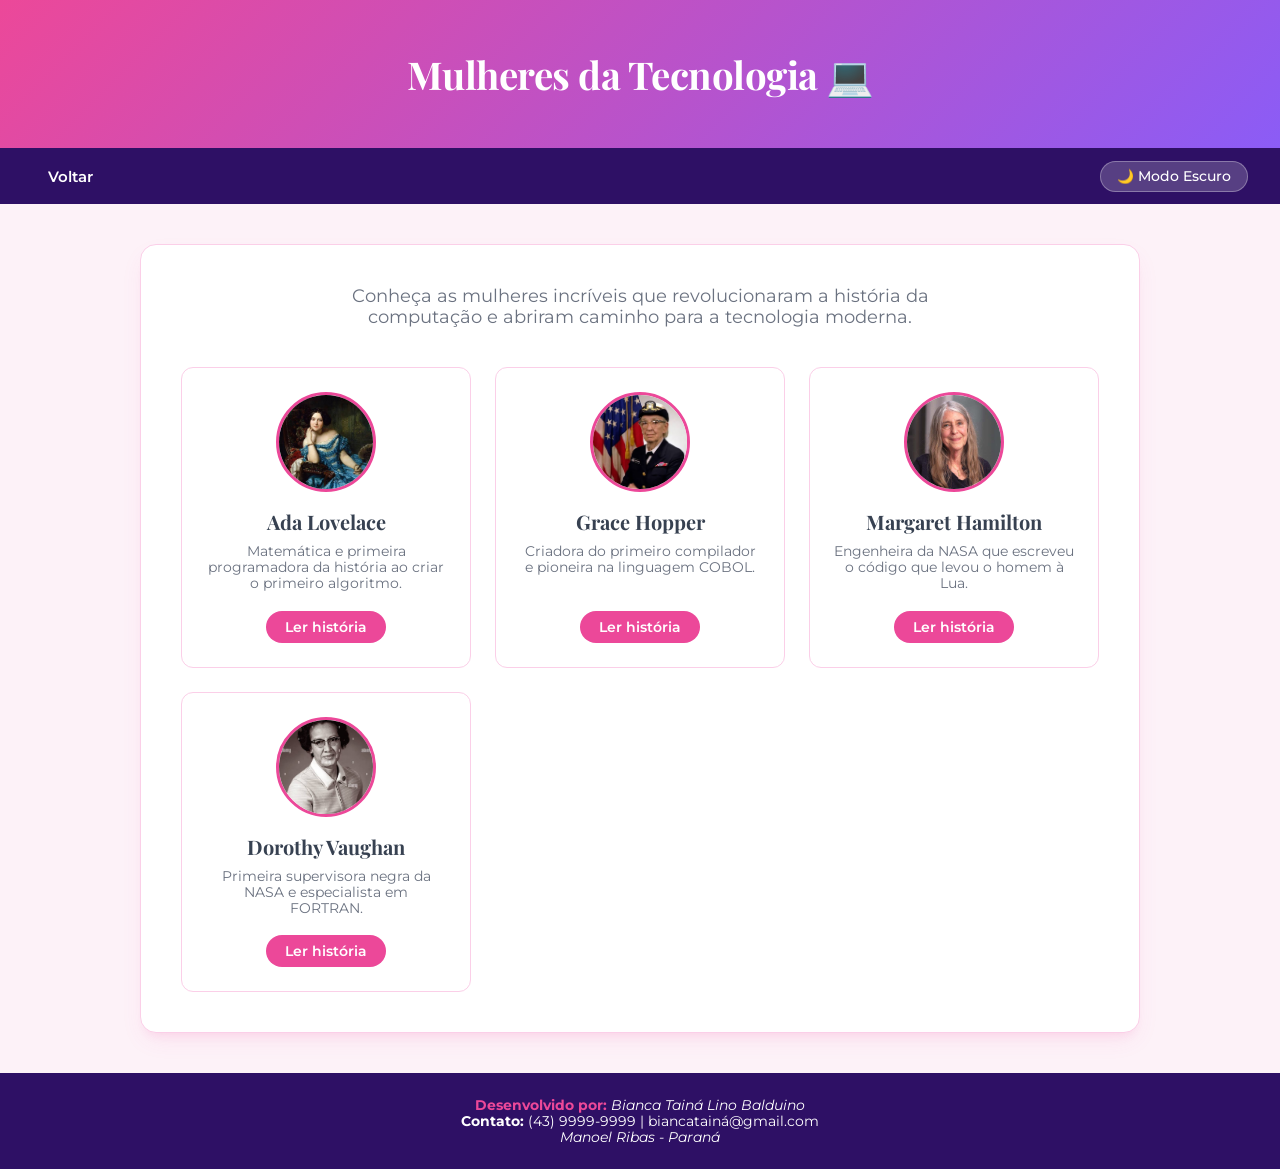
<file: index.html>
<!DOCTYPE html>
<html lang="pt-br">
<head>
    <meta charset="UTF-8">
    <meta name="viewport" content="width=device-width, initial-scale=1.0">
    <title>Mulheres na Tecnologia</title>
    <link rel="stylesheet" href="reset.css">
    <link rel="stylesheet" href="style.css"> 
</head>
<body>

    <header class="cabecalho">
        <h1>Mulheres da Tecnologia 💻 </h1>
    </header>
    
    <nav class="menu">
        <ul>
            <li><a href="index.html"> Voltar </a></li>
        </ul>
        <button id="theme-toggle" class="btn-tema">🌙 Modo Escuro</button>
    </nav>

    <main class="container">
        <p class="intro-text">Conheça as mulheres incríveis que revolucionaram a história da computação e abriram caminho para a tecnologia moderna.</p>
        
        <div class="cards-grid">
            <div class="card">
                <img src="ada.jpeg" alt="Ada Lovelace">
                <h2>Ada Lovelace</h2>
                <p>Matemática e primeira programadora da história ao criar o primeiro algoritmo.</p>
                <a href="ada.html" class="btn-card">Ler história</a>
            </div>

            <div class="card">
                <img src="grace.jpeg" alt="Grace Hopper">
                <h2>Grace Hopper</h2>
                <p>Criadora do primeiro compilador e pioneira na linguagem COBOL.</p>
                <a href="grace.html" class="btn-card">Ler história</a>
            </div>

            <div class="card">
                <img src="marga.jpg" alt="Margaret Hamilton">
                <h2>Margaret Hamilton</h2>
                <p>Engenheira da NASA que escreveu o código que levou o homem à Lua.</p>
                <a href="margareth.html" class="btn-card">Ler história</a>
            </div>

            <div class="card">
                <img src="doro.jpeg" alt="Dorothy Vaughan">
                <h2>Dorothy Vaughan</h2>
                <p>Primeira supervisora negra da NASA e especialista em FORTRAN.</p>
                <a href="dorothy.html" class="btn-card">Ler história</a>
            </div>
        </div>
    </main>

    <footer>
        <p><strong>Desenvolvido por:</strong> <em>Bianca Tainá Lino Balduino</em></p>
        <p><b>Contato:</b> (43) 9999-9999 | biancatainá@gmail.com</p>
        <p><i>Manoel Ribas - Paraná</i></p>
    </footer>

    <script src="script.js"></script>
</body>
</html>
</file>
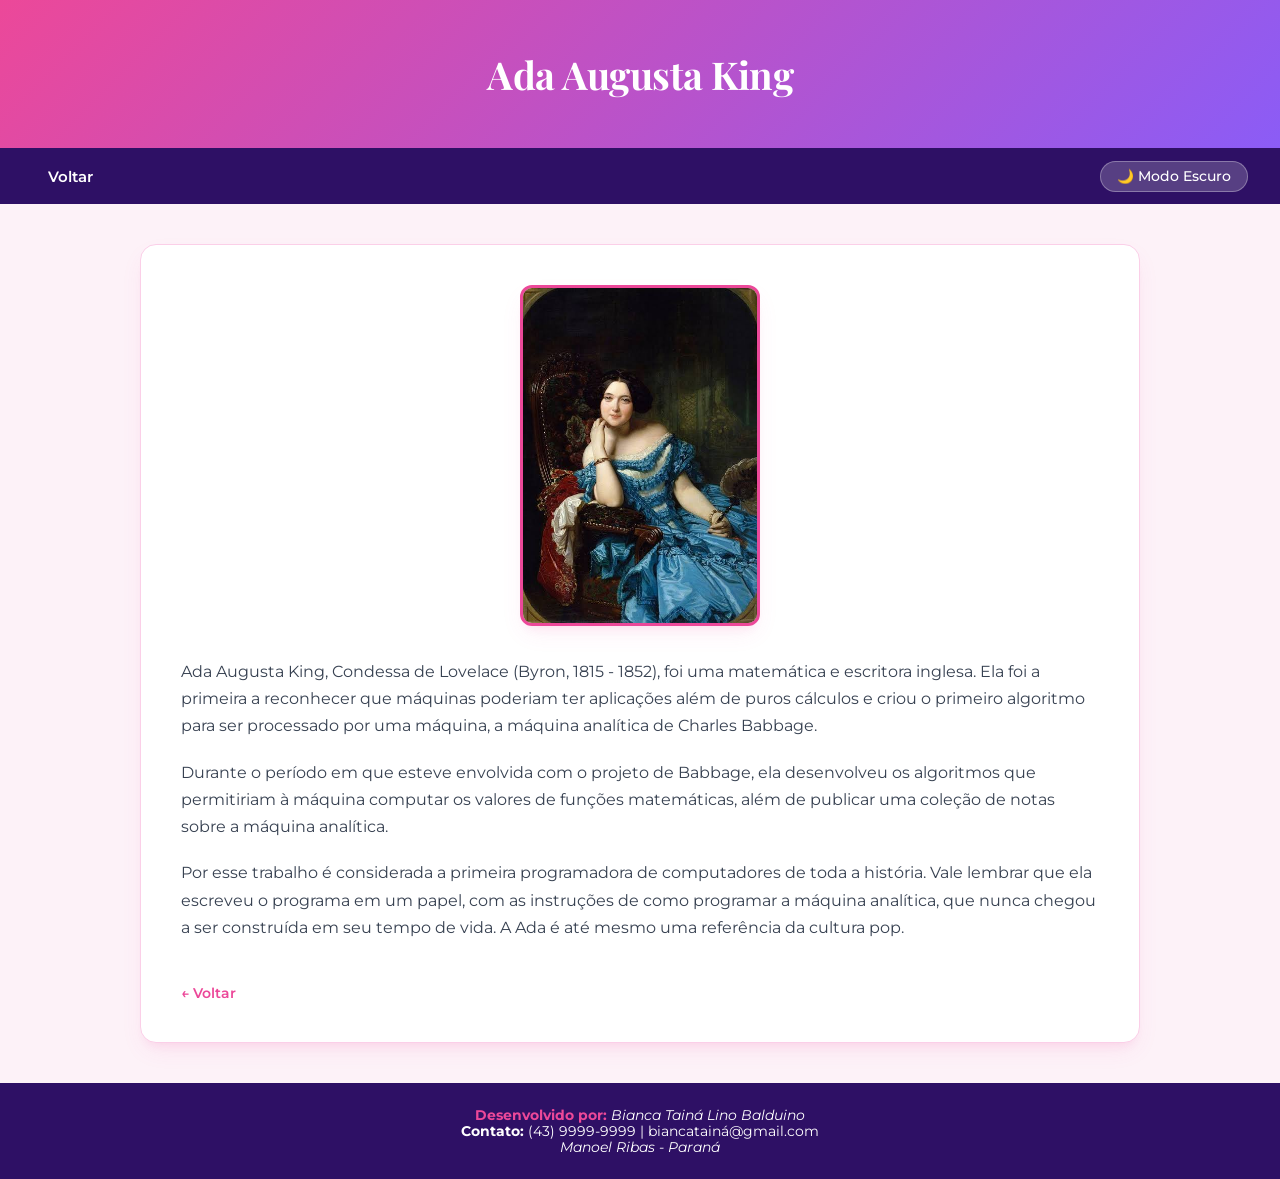
<file: ada.html>
<!DOCTYPE html>
<html lang="pt-br">

<head>
    <meta charset="UTF-8">
    <meta name="viewport" content="width=device-width, initial-scale=1.0">
    <link rel="stylesheet" href="reset.css">
    <link rel="stylesheet" href="style.css">
    <title>Ada Augusta King - Ada Lovelace</title>
</head>

<body>
    <header class="cabecalho">
        <h1>Ada Augusta King</h1>
    </header>

    <nav class="menu">
        <ul>
            <li><a href="index.html"> Voltar </a></li>
        </ul>
        <button id="theme-toggle" class="btn-tema">🌙 Modo Escuro</button>
    </nav>

    <main class="container">
        <img src="ada.jpeg" alt="Ada Lovelace" class="imgcentro">
        <p class="texto">Ada Augusta King, Condessa de Lovelace (Byron, 1815 - 1852), foi uma matemática e escritora
            inglesa. Ela foi a primeira a reconhecer que máquinas poderiam ter aplicações além de puros cálculos e criou
            o primeiro algoritmo para ser processado por uma máquina, a máquina analítica de Charles Babbage.
        </p>
        <p class="texto">Durante o período em que esteve envolvida com o projeto de Babbage, ela desenvolveu os
            algoritmos que permitiriam à máquina computar os valores de funções matemáticas, além de publicar uma
            coleção de notas sobre a máquina analítica.</p>
        <p class="texto">Por esse trabalho é considerada a primeira programadora de computadores de toda a
            história. Vale lembrar que ela escreveu o programa em um papel, com as instruções de como programar
            a máquina analítica, que nunca chegou a ser construída em seu tempo de vida. A Ada é até mesmo uma
            referência da cultura pop.</p>

        <a href="index.html" class="btn-voltar">← Voltar </a>
    </main>

    <footer>
        <p><strong>Desenvolvido por:</strong> <em>Bianca Tainá Lino Balduino</em></p>
        <p><b>Contato:</b> (43) 9999-9999 | biancatainá@gmail.com</p>
        <p><i>Manoel Ribas - Paraná</i></p>
    </footer>

    <script src="script.js"></script>
</body>

</html>
</file>
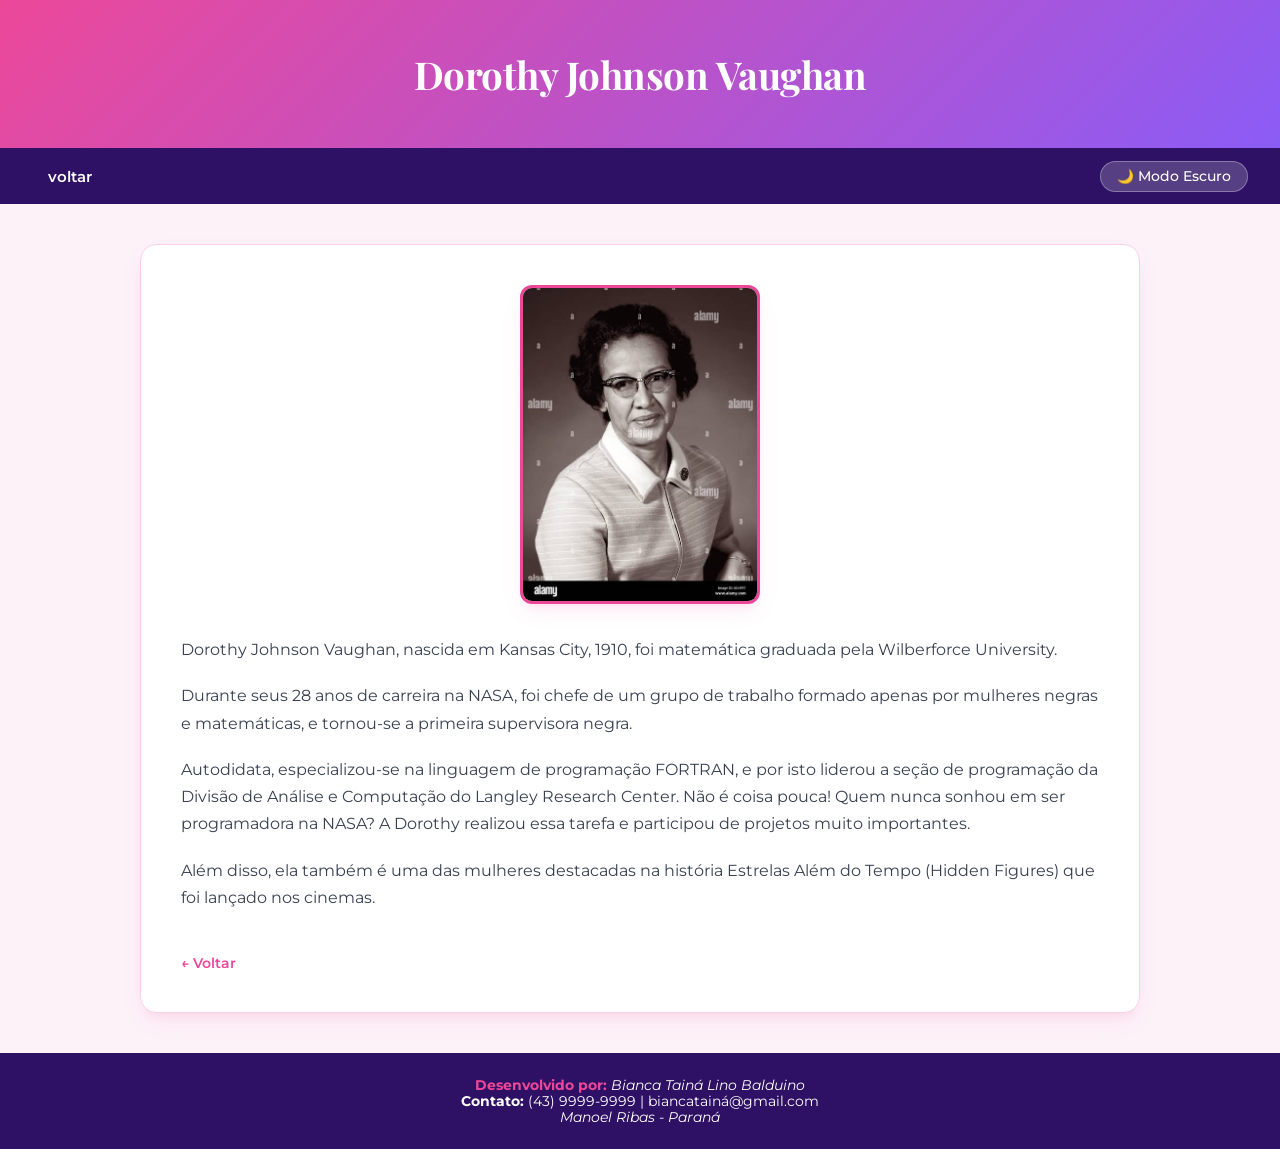
<file: dorothy.html>
<!DOCTYPE html>
<html lang="pt-br">

<head>
    <meta charset="UTF-8">
    <meta name="viewport" content="width=device-width, initial-scale=1.0">
    <link rel="stylesheet" href="reset.css">
    <link rel="stylesheet" href="style.css">
    <title>Dorothy Johnson Vaughan</title>
</head>

<body>

    <header class="cabecalho">
        <h1>Dorothy Johnson Vaughan</h1>
    </header>

    <nav class="menu">
        <ul>
            <li><a href="index.html"> voltar </a></li>
        </ul>
        <button id="theme-toggle" class="btn-tema">🌙 Modo Escuro</button>
    </nav>

    <main class="container">
        <img src="doro.jpeg" alt="Dorothy Johnson Vaughan" class="imgcentro">
        <p class="texto">Dorothy Johnson Vaughan, nascida em Kansas City, 1910, foi matemática graduada pela Wilberforce
            University.</p>
        <p class="texto">Durante seus 28 anos de carreira na NASA, foi chefe de um grupo de trabalho formado apenas por
            mulheres negras e matemáticas, e tornou-se a primeira supervisora negra.</p>
        <p class="texto">Autodidata, especializou-se na linguagem de programação FORTRAN, e por isto liderou a seção de
            programação da Divisão de Análise e Computação do Langley Research Center. Não é coisa pouca! Quem
            nunca sonhou em ser programadora na NASA? A Dorothy realizou essa tarefa e participou de projetos muito
            importantes.</p>
        <p class="texto">Além disso, ela também é uma das mulheres destacadas na história Estrelas Além do Tempo (Hidden
            Figures) que foi lançado nos cinemas.</p>

        <a href="index.html" class="btn-voltar">← Voltar </a>
    </main>

    <footer>
        <p><strong>Desenvolvido por:</strong> <em>Bianca Tainá Lino Balduino</em></p>
        <p><b>Contato:</b> (43) 9999-9999 | biancatainá@gmail.com</p>
        <p><i>Manoel Ribas - Paraná</i></p>
    </footer>

    <script src="script.js"></script>
</body>

</html>
</file>
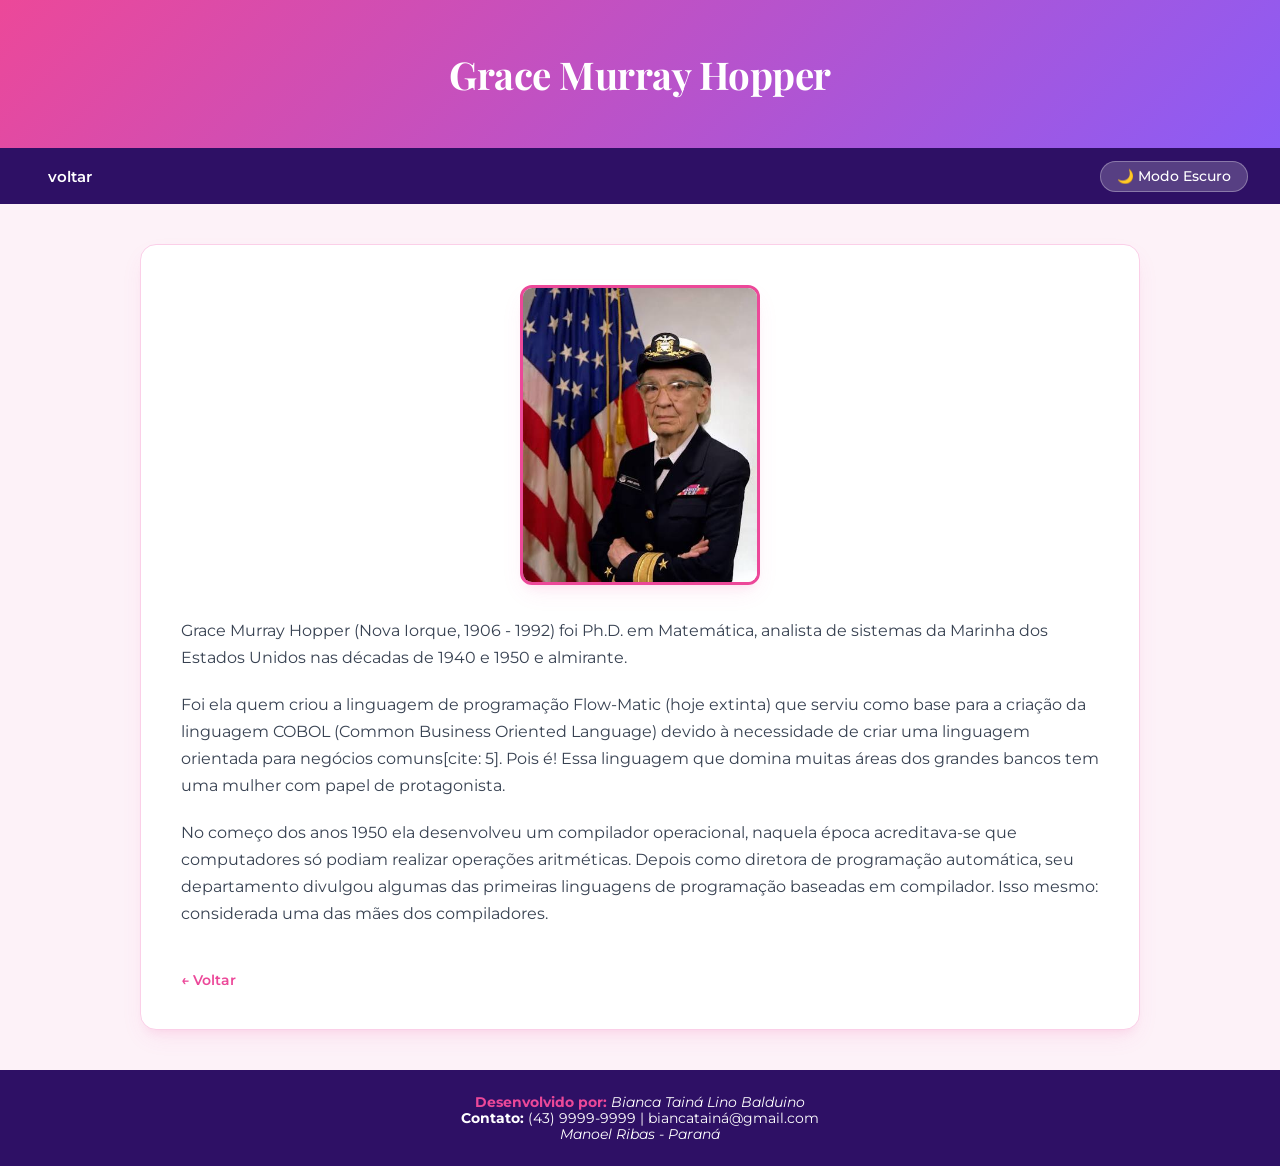
<file: grace.html>
<!DOCTYPE html>
<html lang="pt-br">

<head>
    <meta charset="UTF-8">
    <meta name="viewport" content="width=device-width, initial-scale=1.0">
    <title>Grace Murray Hopper</title>
    <link rel="stylesheet" href="reset.css">
    <link rel="stylesheet" href="style.css">
</head>

<body>

    <header class="cabecalho">
        <h1>Grace Murray Hopper</h1>
    </header>

    <nav class="menu">
        <ul>
            <li><a href="index.html"> voltar </a></li>
        </ul>
        <button id="theme-toggle" class="btn-tema">🌙 Modo Escuro</button>
    </nav>

    <main class="container">
        <img src="grace.jpeg" alt="Grace Murray Hopper" class="imgcentro">
        <p class="texto">Grace Murray Hopper (Nova Iorque, 1906 - 1992) foi Ph.D. em Matemática, analista de sistemas da
            Marinha dos Estados Unidos nas décadas de 1940 e 1950 e almirante.</p>
        <p class="texto">Foi ela quem criou a linguagem de programação Flow-Matic (hoje extinta) que serviu como base
            para a criação da linguagem COBOL (Common Business Oriented Language) devido à necessidade de criar uma
            linguagem orientada para negócios comuns[cite: 5]. Pois é! Essa linguagem que domina muitas áreas dos
            grandes bancos tem uma mulher com papel de protagonista.</p>
        <p class="texto">No começo dos anos 1950 ela desenvolveu um compilador operacional, naquela época acreditava-se
            que computadores só podiam realizar operações aritméticas. Depois como diretora de programação
            automática, seu departamento divulgou algumas das primeiras linguagens de programação baseadas em
            compilador. Isso mesmo: considerada uma das mães dos compiladores.</p>

        <a href="index.html" class="btn-voltar">← Voltar </a>
    </main>

    <footer>
        <p><strong>Desenvolvido por:</strong> <em>Bianca Tainá Lino Balduino</em></p>
        <p><b>Contato:</b> (43) 9999-9999 | biancatainá@gmail.com</p>
        <p><i>Manoel Ribas - Paraná</i></p>
    </footer>

    <script src="script.js"></script>
</body>

</html>
</file>
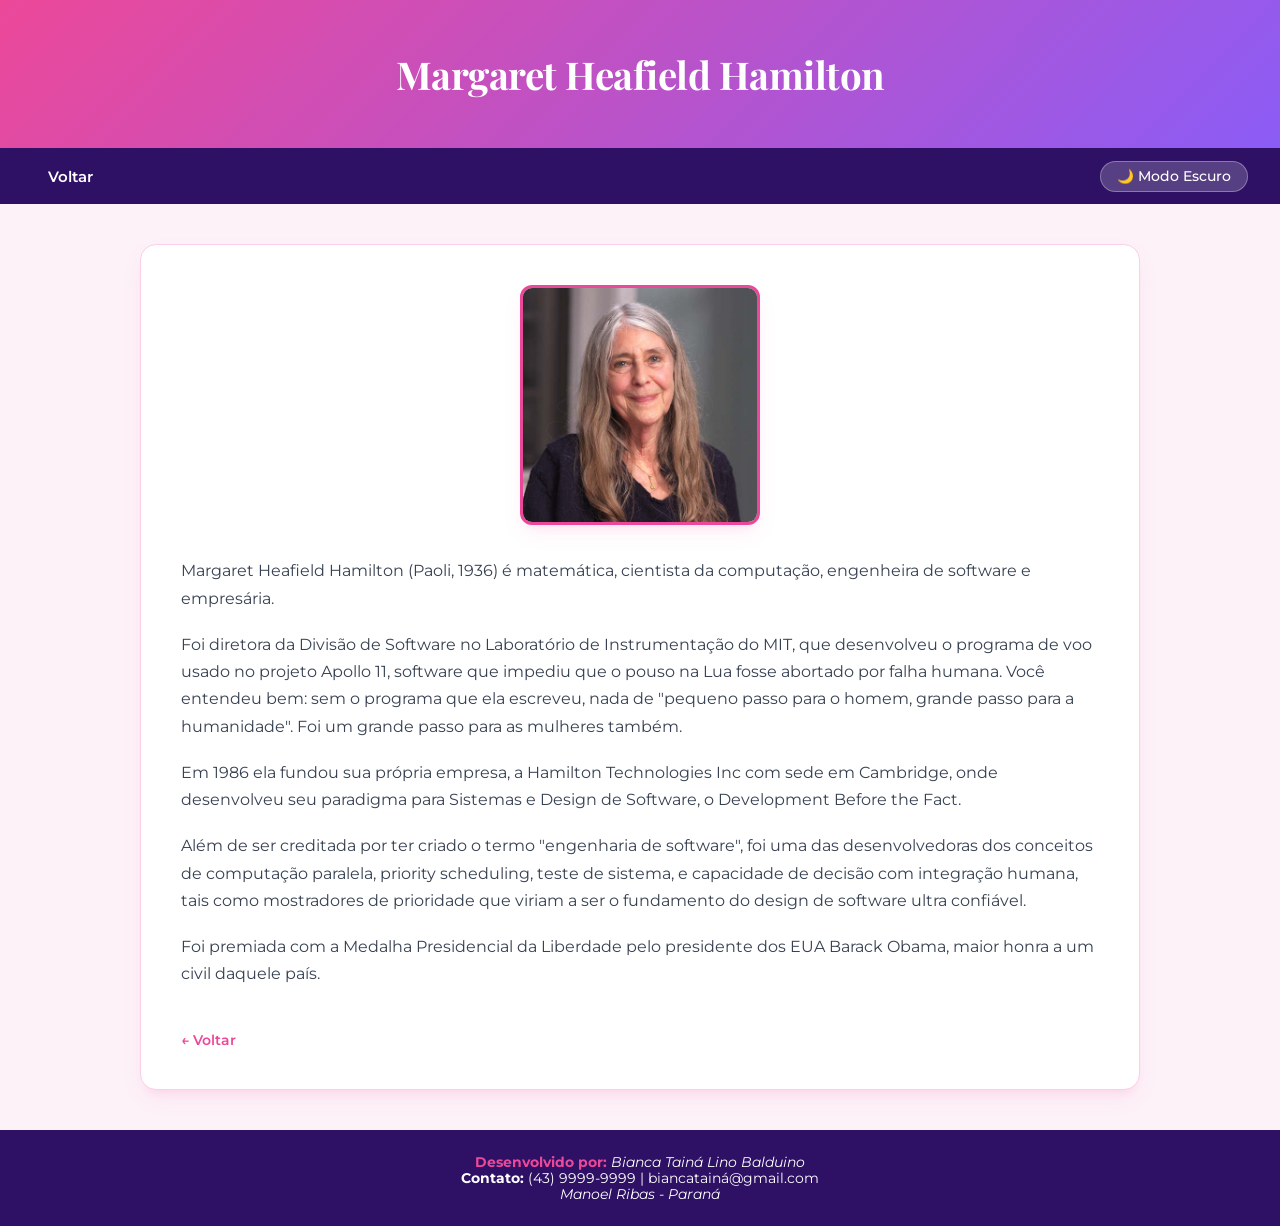
<file: margareth.html>
<!DOCTYPE html>
<html lang="pt-br">

<head>
    <meta charset="UTF-8">
    <meta name="viewport" content="width=device-width, initial-scale=1.0">
    <title>Margaret Heafield Hamilton</title>
    <link rel="stylesheet" href="reset.css">
    <link rel="stylesheet" href="style.css">
</head>

<body>

    <header class="cabecalho">
        <h1>Margaret Heafield Hamilton</h1>
    </header>

    <nav class="menu">
        <ul>
            <li><a href="index.html"> Voltar </a></li>
        </ul>
        <button id="theme-toggle" class="btn-tema">🌙 Modo Escuro</button>
    </nav>

    <main class="container">
        <img src="marga.jpg" alt="Margaret Heafield Hamilton" class="imgcentro">
        <p class="texto">Margaret Heafield Hamilton (Paoli, 1936) é matemática, cientista da computação, engenheira de
            software e empresária.</p>
        <p class="texto">Foi diretora da Divisão de Software no Laboratório de Instrumentação do MIT, que desenvolveu o
            programa de voo usado no projeto Apollo 11, software que impediu que o pouso na Lua fosse abortado por falha
            humana. Você entendeu bem: sem o programa que ela escreveu, nada de "pequeno passo para o homem,
            grande passo para a humanidade". Foi um grande passo para as mulheres também.</p>
        <p class="texto">Em 1986 ela fundou sua própria empresa, a Hamilton Technologies Inc com sede em Cambridge, onde
            desenvolveu seu paradigma para Sistemas e Design de Software, o Development Before the Fact.</p>
        <p class="texto">Além de ser creditada por ter criado o termo "engenharia de software", foi uma das
            desenvolvedoras dos conceitos de computação paralela, priority scheduling, teste de sistema, e capacidade de
            decisão com integração humana, tais como mostradores de prioridade que viriam a ser o fundamento do design
            de software ultra confiável.</p>
        <p class="texto">Foi premiada com a Medalha Presidencial da Liberdade pelo presidente dos EUA Barack Obama,
            maior honra a um civil daquele país.</p>

        <a href="index.html" class="btn-voltar">← Voltar </a>
    </main>

    <footer>
        <p><strong>Desenvolvido por:</strong> <em>Bianca Tainá Lino Balduino</em></p>
        <p><b>Contato:</b> (43) 9999-9999 | biancatainá@gmail.com</p>
        <p><i>Manoel Ribas - Paraná</i></p>
    </footer>

    <script src="script.js"></script>
</body>

</html>
</file>
<file: style.css>
/* Fontes: Montserrat para o corpo e Playfair Display para os títulos */
@import url('https://fonts.googleapis.com/css2?family=Montserrat:wght@400;500;600;700&family=Playfair+Display:ital,wght@0,600;0,700;1,600&display=swap');

:root {
    --bg-body: #fdf2f8;
    --bg-card: #ffffff;
    --primary: #ec4899;
    --primary-hover: #db2777;
    --dark-purple: #2e1065;
    --text-color: #374151;
    --text-light: #6b7280;
    --border: #fbcfe8;
    --shadow: 0 10px 25px -5px rgba(236, 72, 153, 0.1), 0 8px 10px -6px rgba(236, 72, 153, 0.1);
}

body.dark-mode {
    --bg-body: #111827;
    --bg-card: #1f2937;
    --primary: #f472b6;
    --primary-hover: #ec4899;
    --dark-purple: #0f172a;
    --text-color: #f3f4f6;
    --text-light: #9ca3af;
    --border: #374151;
    --shadow: 0 10px 25px -5px rgba(0, 0, 0, 0.5);
}

* {
    margin: 0;
    padding: 0;
    box-sizing: border-box;
}

body {
    font-family: 'Montserrat', sans-serif;
    background-color: var(--bg-body);
    color: var(--text-color);
    min-height: 100vh;
    display: flex;
    flex-direction: column;
    transition: background-color 0.3s, color 0.3s;
}

/* Header elegante */
.cabecalho {
    background: linear-gradient(135deg, #ec4899 0%, #8b5cf6 100%);
    color: #ffffff;
    text-align: center;
    padding: 3rem 1rem;
    box-shadow: 0 4px 20px rgba(236, 72, 153, 0.2);
}

.cabecalho h1 {
    font-family: 'Playfair Display', serif;
    font-size: 2.4rem;
    font-weight: 700;
    letter-spacing: -0.5px;
}

/* Menu minimalista */
.menu {
    background-color: var(--dark-purple);
    padding: 0.8rem 2rem;
    display: flex;
    justify-content: space-between;
    align-items: center;
}

.menu ul {
    list-style: none;
}

.menu a {
    color: #ffffff;
    text-decoration: none;
    font-weight: 600;
    font-size: 0.95rem;
    padding: 0.5rem 1rem;
    border-radius: 6px;
    transition: background 0.2s;
}

.menu a:hover {
    background-color: rgba(255, 255, 255, 0.15);
}

/* Botão Tema */
.btn-tema {
    background-color: rgba(255, 255, 255, 0.2);
    color: #ffffff;
    border: 1px solid rgba(255, 255, 255, 0.3);
    padding: 0.4rem 1rem;
    border-radius: 20px;
    font-family: inherit;
    font-size: 0.85rem;
    font-weight: 500;
    cursor: pointer;
    transition: all 0.2s;
}

.btn-tema:hover {
    background-color: #ffffff;
    color: var(--dark-purple);
}

/* Container Principal */
.container {
    max-width: 1000px;
    width: 90%;
    margin: 2.5rem auto;
    background-color: var(--bg-card);
    padding: 2.5rem;
    border-radius: 16px;
    box-shadow: var(--shadow);
    border: 1px solid var(--border);
    flex: 1;
}

.intro-text {
    text-align: center;
    font-size: 1.1rem;
    color: var(--text-light);
    max-width: 600px;
    margin: 0 auto 2.5rem auto;
}

/* Grelha dos Cards (Home) */
.cards-grid {
    display: grid;
    grid-template-columns: repeat(auto-fit, minmax(220px, 1fr));
    gap: 1.5rem;
}

.card {
    background-color: var(--bg-card);
    border: 1px solid var(--border);
    border-radius: 12px;
    padding: 1.5rem;
    text-align: center;
    display: flex;
    flex-direction: column;
    align-items: center;
    transition: transform 0.2s, box-shadow 0.2s;
}

.card:hover {
    transform: translateY(-4px);
    box-shadow: var(--shadow);
}

.card img {
    width: 100px;
    height: 100px;
    border-radius: 50%;
    object-fit: cover;
    margin-bottom: 1rem;
    border: 3px solid var(--primary);
}

.card h2 {
    font-family: 'Playfair Display', serif;
    font-size: 1.25rem;
    font-weight: 700;
    color: var(--text-color);
    margin-bottom: 0.5rem;
}

.card p {
    font-size: 0.85rem;
    color: var(--text-light);
    margin-bottom: 1.2rem;
    flex: 1;
}

.btn-card {
    background-color: var(--primary);
    color: #ffffff;
    text-decoration: none;
    padding: 0.5rem 1.2rem;
    border-radius: 20px;
    font-size: 0.85rem;
    font-weight: 600;
    transition: background-color 0.2s;
}

.btn-card:hover {
    background-color: var(--primary-hover);
}

/* Páginas da História */
.imgcentro {
    display: block;
    max-width: 240px;
    width: 100%;
    height: auto;
    margin: 0 auto 2rem auto;
    border-radius: 12px;
    border: 3px solid var(--primary);
    box-shadow: var(--shadow);
}

.texto {
    font-size: 1rem;
    line-height: 1.7;
    margin-bottom: 1.2rem;
    color: var(--text-color);
}

.btn-voltar {
    display: inline-block;
    margin-top: 1.5rem;
    color: var(--primary);
    text-decoration: none;
    font-weight: 600;
    font-size: 0.9rem;
    transition: color 0.2s;
}

.btn-voltar:hover {
    color: var(--primary-hover);
}

/* Rodapé */
footer {
    background-color: var(--dark-purple);
    color: #ffffff;
    text-align: center;
    padding: 1.5rem 1rem;
    font-size: 0.85rem;
    margin-top: auto;
}

footer strong {
    color: var(--primary);
}
</file>
